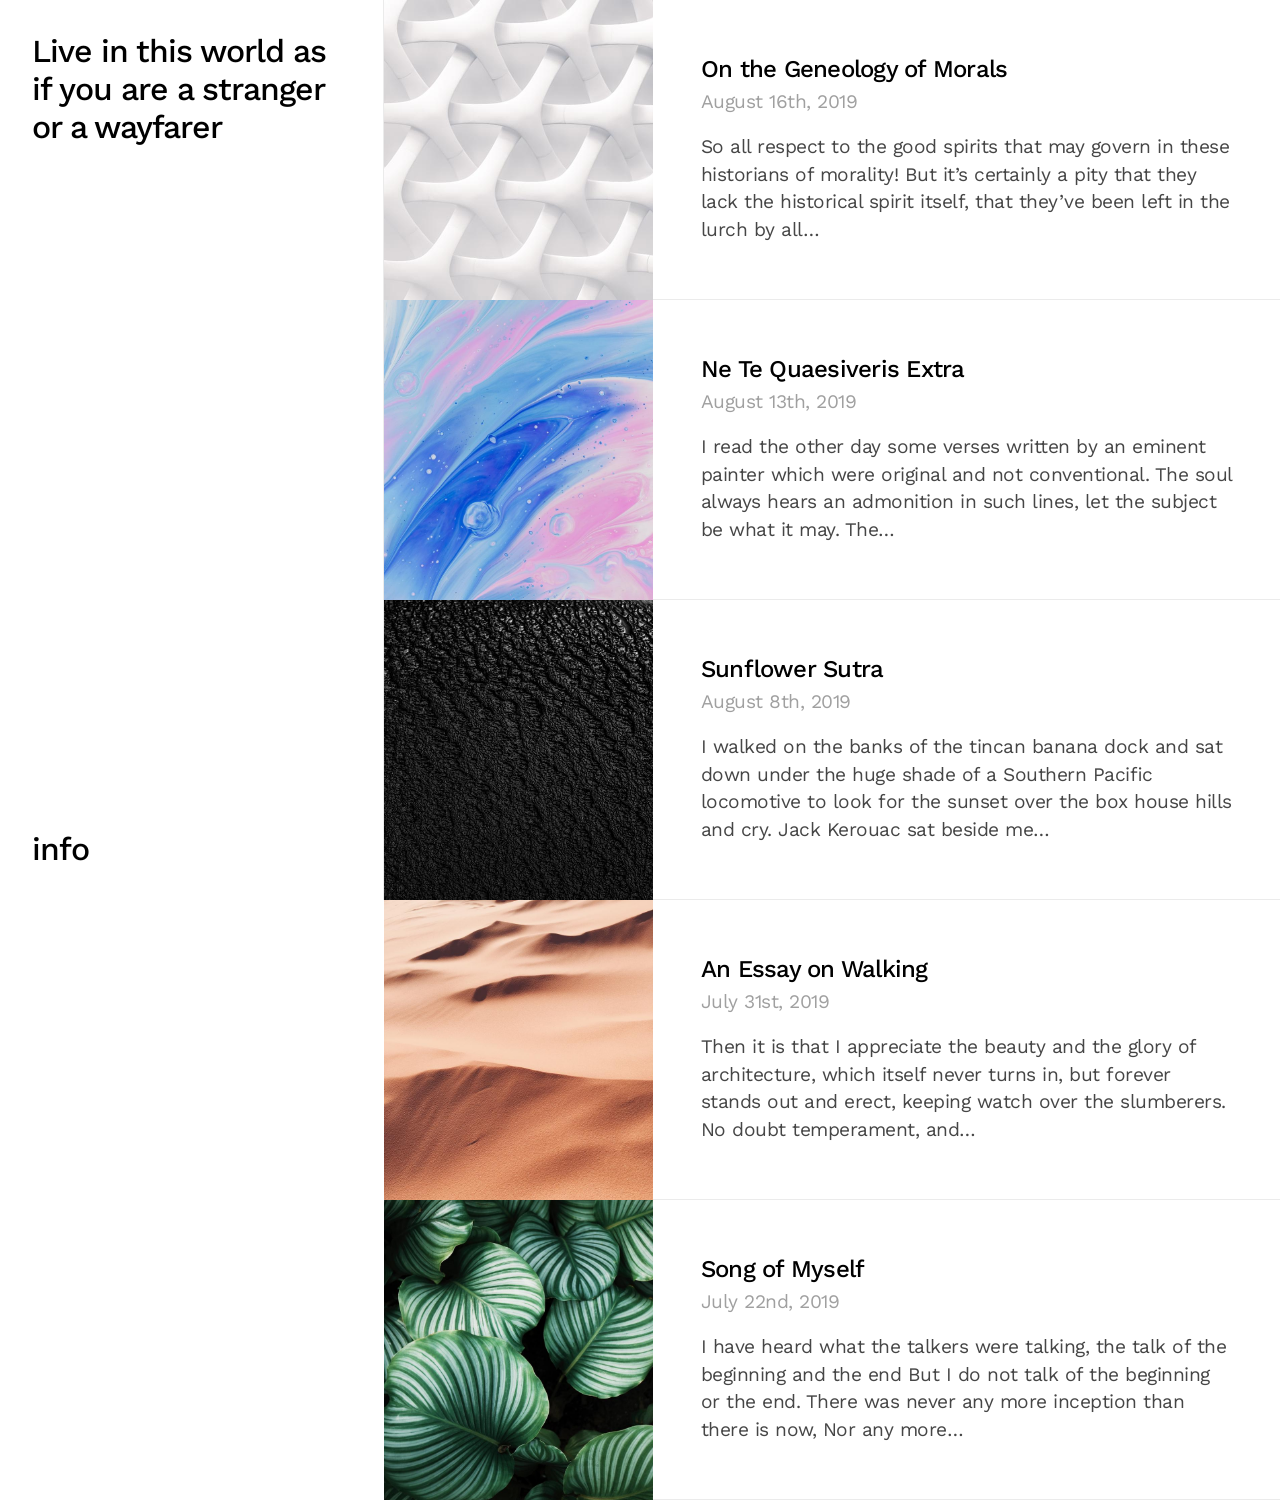
<file: index.html>
<!DOCTYPE html><html lang="en"><head><meta charSet="utf-8"/><meta http-equiv="x-ua-compatible" content="ie=edge"/><meta name="viewport" content="width=device-width, initial-scale=1, shrink-to-fit=no"/><style data-href="/styles.4b6636e536740270b866.css">@import url(https://fonts.googleapis.com/css?family=Work+Sans&display=swap);html{font-family:sans-serif;-ms-text-size-adjust:100%;-webkit-text-size-adjust:100%;font-size:16px}body{margin:0;-webkit-font-smoothing:antialiased;-moz-osx-font-smoothing:grayscale}article,aside,details,figcaption,figure,footer,header,main,menu,nav,section,summary{display:block}audio,canvas,progress,video{display:inline-block}audio:not([controls]){display:none;height:0}progress{vertical-align:baseline}[hidden],template{display:none}a{background-color:transparent;-webkit-text-decoration-skip:objects}a:active,a:hover{outline-width:0}abbr[title]{border-bottom:none;text-decoration:underline;-webkit-text-decoration:underline dotted;text-decoration:underline dotted}b,strong{font-weight:inherit;font-weight:bolder}dfn{font-style:italic}h1{font-size:2em;margin:.67em 0}mark{background-color:#ff0;color:#000}small{font-size:80%}sub,sup{font-size:75%;line-height:0;position:relative;vertical-align:baseline}sub{bottom:-.25em}sup{top:-.5em}img{border-style:none}svg:not(:root){overflow:hidden}code,kbd,pre,samp{font-family:monospace,monospace;font-size:1em}figure{margin:1em 40px}hr{box-sizing:content-box;height:0;overflow:visible}button,input,optgroup,select,textarea{font:inherit;margin:0}optgroup{font-weight:700}button,input{overflow:visible}button,select{text-transform:none}[type=reset],[type=submit],button,html [type=button]{-webkit-appearance:button}[type=button]::-moz-focus-inner,[type=reset]::-moz-focus-inner,[type=submit]::-moz-focus-inner,button::-moz-focus-inner{border-style:none;padding:0}[type=button]:-moz-focusring,[type=reset]:-moz-focusring,[type=submit]:-moz-focusring,button:-moz-focusring{outline:1px dotted ButtonText}fieldset{border:1px solid silver;margin:0 2px;padding:.35em .625em .75em}legend{box-sizing:border-box;color:inherit;display:table;max-width:100%;padding:0;white-space:normal}textarea{overflow:auto}[type=checkbox],[type=radio]{box-sizing:border-box;padding:0}[type=number]::-webkit-inner-spin-button,[type=number]::-webkit-outer-spin-button{height:auto}[type=search]{-webkit-appearance:textfield;outline-offset:-2px}[type=search]::-webkit-search-cancel-button,[type=search]::-webkit-search-decoration{-webkit-appearance:none}::-webkit-input-placeholder{color:inherit;opacity:.54}::-webkit-file-upload-button{-webkit-appearance:button;font:inherit}html{box-sizing:border-box;overflow-y:scroll}*,:after,:before{box-sizing:inherit}body{color:rgba(0,0,0,.8);font-family:Helvetica Neue,sans-serif;font-weight:400;word-wrap:break-word;-webkit-font-kerning:normal;font-kerning:normal;-ms-font-feature-settings:"kern","liga","clig","calt";font-feature-settings:"kern","liga","clig","calt"}img{max-width:100%;padding:0;margin:0 0 1.45rem}h1{font-size:2.25rem}h1,h2{padding:0;margin:0 0 1.45rem;color:inherit;font-family:Helvetica Neue,-apple-system,BlinkMacSystemFont,Segoe UI,Roboto,Oxygen,Ubuntu,Cantarell,Fira Sans,Droid Sans,sans-serif;font-weight:700;text-rendering:optimizeLegibility;line-height:1.1}h2{font-size:1.62671rem}h3{font-family:Helvetica Neue,-apple-system,BlinkMacSystemFont,Segoe UI,Roboto,Oxygen,Ubuntu,Cantarell,Fira Sans,Droid Sans,sans-serif;font-size:1.38316rem}h3,h4{padding:0;margin:0 0 1.45rem;color:inherit;font-weight:700;text-rendering:optimizeLegibility;line-height:1.1}h4{font-family:-apple-system,BlinkMacSystemFont,Segoe UI,Roboto,Oxygen,Ubuntu,Cantarell,Fira Sans,Droid Sans,Helvetica Neue,sans-serif;font-size:1rem}h5{font-size:.85028rem}h5,h6{padding:0;margin:0 0 1.45rem;color:inherit;font-family:Helvetica Neue,-apple-system,BlinkMacSystemFont,Segoe UI,Roboto,Oxygen,Ubuntu,Cantarell,Fira Sans,Droid Sans,sans-serif;font-weight:700;text-rendering:optimizeLegibility;line-height:1.1}h6{font-size:.78405rem}hgroup{padding:0;margin:0 0 1.45rem}ol,ul{padding:0;margin:0 0 1.45rem 1.45rem;list-style-position:outside;list-style-image:none}dd,dl,figure,p{padding:0;margin:0 0 1.45rem}pre{margin:0 0 1.45rem;font-size:.85rem;line-height:1.42;background:rgba(0,0,0,.04);border-radius:3px;overflow:auto;word-wrap:normal;padding:1.45rem}table{font-size:1rem;line-height:1.45rem;border-collapse:collapse;width:100%}fieldset,table{padding:0;margin:0 0 1.45rem}blockquote{padding:0;margin:0 1.45rem 1.45rem}form,iframe,noscript{padding:0;margin:0 0 1.45rem}hr{padding:0;margin:0 0 calc(1.45rem - 1px);background:rgba(0,0,0,.2);border:none;height:1px}address{padding:0;margin:0 0 1.45rem}b,dt,strong,th{font-weight:700}li{margin-bottom:.725rem}ol li,ul li{padding-left:0}li>ol,li>ul{margin-left:1.45rem;margin-bottom:.725rem;margin-top:.725rem}blockquote :last-child,li :last-child,p :last-child{margin-bottom:0}li>p{margin-bottom:.725rem}code,kbd,samp{font-size:.85rem;line-height:1.45rem}abbr,abbr[title],acronym{border-bottom:1px dotted rgba(0,0,0,.5);cursor:help}abbr[title]{text-decoration:none}td,th,thead{text-align:left}td,th{border-bottom:1px solid rgba(0,0,0,.12);font-feature-settings:"tnum";-moz-font-feature-settings:"tnum";-ms-font-feature-settings:"tnum";-webkit-font-feature-settings:"tnum";padding:.725rem .96667rem calc(.725rem - 1px)}td:first-child,th:first-child{padding-left:0}td:last-child,th:last-child{padding-right:0}code,tt{background-color:rgba(0,0,0,.04);border-radius:3px;font-family:SFMono-Regular,Consolas,Roboto Mono,Droid Sans Mono,Liberation Mono,Menlo,Courier,monospace;padding:.2em 0}pre code{background:none;line-height:1.42}code:after,code:before,tt:after,tt:before{letter-spacing:-.2em;content:" "}pre code:after,pre code:before,pre tt:after,pre tt:before{content:""}@media only screen and (max-width:480px){html{font-size:100%}}body{font-family:Work Sans,Helvetica Neue,Helvetica,sans-serif;overflow-x:hidden;color:#000;font-size:16px}a{text-decoration:none;color:inherit}a,a:hover{transition:opacity .2s ease}a:hover{opacity:.5;-webkit-text-decoration-color:inherit;text-decoration-color:inherit}ul{list-style:none;margin:0}h1,h2,h3,h4,h5,h6,p{font-family:Work Sans,Helvetica Neue,Helvetica,sans-serif}h1,h2{font-weight:500}h1{font-size:2rem;letter-spacing:-1px;line-height:1.1875}h2{font-size:1.7rem;letter-spacing:-.75px;line-height:1.2}h3{line-height:1.1875;color:#a0a0a0;font-weight:400}h3,p{font-size:1.2rem;letter-spacing:-.5px}p{line-height:1.5;color:#464646}.gatsby-image-wrapper{width:100%;height:100%;min-height:100%}@media (min-width:1280px){h1{font-size:2rem;letter-spacing:-1px;line-height:1.1875}h2{font-size:1.5rem;letter-spacing:-.75px;line-height:1.1667}h3{letter-spacing:-.5px;line-height:1.1875;color:#a0a0a0;font-weight:400}p{line-height:1.4375}}.header-module--header--nTqsH h1{margin-bottom:0}.header-module--header__nav--1YBPD{padding:1.5rem 1.25rem;border-bottom:1px solid #ebebeb;display:flex;justify-content:space-between;flex-direction:row;align-items:center}.header-module--header__nav--1YBPD img{margin-bottom:0}@media (min-width:768px){.header-module--header--nTqsH{height:100vh;width:30%;position:fixed;left:0;top:0}.header-module--header__nav--1YBPD{padding:2rem;height:100%;border-right:1px solid #ebebeb;border-bottom:none;flex-direction:column;align-items:flex-start}.header-module--header__nav--1YBPD img{margin-bottom:0}}.layout-module--layout--3hAzY{display:flex;flex-direction:column;min-height:100vh}.layout-module--layout--3hAzY.layout-module--info_page--3r_Kf{color:#ebebeb}.layout-module--content--1Y4HW{flex-grow:1}@media (min-width:768px){.layout-module--layout--3hAzY{display:block}.layout-module--content--1Y4HW{flex-grow:none;width:70%;margin-left:30%}}._404-module--not-found__container--1BEsg{width:100%;height:100vh;display:flex;justify-content:center;align-items:center}.bloglist-module--list--2GOEg a:hover{opacity:1}.bloglist-module--list--2GOEg a:hover li .bloglist-module--list__hero--lTLp8 div picture{opacity:.8;transition:opacity .3s ease}.bloglist-module--list--2GOEg .bloglist-module--list__hero--lTLp8{width:100%;height:33vh;overflow:hidden;background-color:#000}.bloglist-module--list--2GOEg .bloglist-module--list__hero--lTLp8 img{-o-object-fit:cover;object-fit:cover;-o-object-position:50% 50%;object-position:50% 50%;min-height:100%}.bloglist-module--list--2GOEg .bloglist-module--list__hero--lTLp8 div picture{opacity:1;transition:opacity .3s ease}.bloglist-module--list--2GOEg .bloglist-module--list__info--NFYym{display:flex;flex-direction:column;justify-content:center;padding:1.5rem 1.25rem;border-bottom:1px solid #ebebeb}.bloglist-module--list--2GOEg .bloglist-module--list__info--NFYym h2,.bloglist-module--list--2GOEg .bloglist-module--list__info--NFYym h3,.bloglist-module--list--2GOEg .bloglist-module--list__info--NFYym p{transform:translateX(0);transition:transform .5s ease-out}.bloglist-module--list--2GOEg li{opacity:inherit;display:flex;justify-content:center;flex-direction:column;min-height:38vh;margin-bottom:0}.bloglist-module--list--2GOEg h2{margin-bottom:.5rem}.bloglist-module--list--2GOEg h3{margin-bottom:1rem}.bloglist-module--list--2GOEg p{max-width:900px}@media (min-width:768px){.bloglist-module--list--2GOEg a:hover{opacity:1}.bloglist-module--list--2GOEg a:hover li div.bloglist-module--list__info--NFYym h2,.bloglist-module--list--2GOEg a:hover li div.bloglist-module--list__info--NFYym h3,.bloglist-module--list--2GOEg a:hover li div.bloglist-module--list__info--NFYym p{transform:translateX(10px);transition:transform .5s ease-out}.bloglist-module--list--2GOEg li{min-height:250px;height:33.333vh;flex-direction:row}.bloglist-module--list--2GOEg .bloglist-module--list__hero--lTLp8{height:100%}.bloglist-module--list--2GOEg .bloglist-module--list__hero--lTLp8 img{min-width:100%;height:100%;width:auto;min-height:0}.bloglist-module--list--2GOEg .bloglist-module--list__info--NFYym{min-width:70%}}@media (min-width:1280px){.bloglist-module--list--2GOEg .bloglist-module--list__info--NFYym{padding:3rem}.bloglist-module--list--2GOEg h3{margin-bottom:1.2rem}}.info-module--info_blurb--DoQ9H{max-width:800px;padding:1.5rem 1.25rem}.info-module--info_blurb--DoQ9H p{color:#ebebeb;font-size:1.4rem}.info-module--info_blurb--DoQ9H h2 div p{margin-bottom:1rem}@media (min-width:768px){.info-module--info_blurb--DoQ9H{padding:2rem}}@media (min-width:1440px){.info-module--info_blurb--DoQ9H{padding:3rem}}.blog-module--blog--3r4FP h1{margin-bottom:.7rem}.blog-module--blog__hero--3M-se{min-height:300px;height:60vh;width:100%;margin:0}.blog-module--blog__hero--3M-se img{margin-bottom:0;-o-object-fit:cover;object-fit:cover}.blog-module--blog__info--1Sdps{padding:1.5rem 1.25rem;width:100%;max-width:768px;margin:0 auto}.blog-module--blog__info--1Sdps h1{margin-bottom:.66rem}.blog-module--blog__info--1Sdps h3{margin-bottom:0}.blog-module--blog__body--quQB6{width:100%;padding:0 1.25rem;margin:0 auto;display:flex;flex-direction:column;justify-content:center}.blog-module--blog__body--quQB6 a{padding-bottom:1.5rem}.blog-module--blog__body--quQB6 :last-child{margin-bottom:0}.blog-module--blog__body--quQB6 h1,.blog-module--blog__body--quQB6 h2,.blog-module--blog__body--quQB6 h3,.blog-module--blog__body--quQB6 h4,.blog-module--blog__body--quQB6 h5,.blog-module--blog__body--quQB6 h6{font-weight:400;padding:1.5rem 1rem;line-height:1.2}.blog-module--blog__body--quQB6 p{color:#464646;font-weight:400}.blog-module--blog__body--quQB6 ul{list-style:initial}.blog-module--blog__body--quQB6 ol,.blog-module--blog__body--quQB6 ul{margin-left:1.25rem;margin-bottom:1.25rem;padding-left:1.45rem}.blog-module--blog__footer--_YBtb{display:flex;justify-content:space-between;align-items:center;padding:1.5rem 1.25rem;width:100%;max-width:800px;margin:0 auto}.blog-module--blog__footer--_YBtb h2{margin-bottom:0}.blog-module--blog__footer--_YBtb a{display:flex;justify-content:space-between;align-items:center}.blog-module--blog__footer--_YBtb a svg{width:20px}@media (min-width:768px){.blog-module--blog--3r4FP{display:flex;flex-direction:column}.blog-module--blog__body--quQB6{max-width:800px;padding:0 2rem}.blog-module--blog__body--quQB6 h1,.blog-module--blog__body--quQB6 h2,.blog-module--blog__body--quQB6 h3,.blog-module--blog__body--quQB6 h4,.blog-module--blog__body--quQB6 h5,.blog-module--blog__body--quQB6 h6{padding:1.5rem}.blog-module--blog__body--quQB6 span{width:100%;margin:1rem auto}.blog-module--blog__body--quQB6 ol,.blog-module--blog__body--quQB6 ul{margin-left:1.5rem;margin-bottom:1.5rem}.blog-module--blog__hero--3M-se{min-height:600px;height:75vh}.blog-module--blog__hero--3M-se img{min-width:100%}.blog-module--blog__info--1Sdps{text-align:center;padding:2rem 0}.blog-module--blog__info--1Sdps h1{max-width:500px;margin:0 auto .66rem}.blog-module--blog__footer--_YBtb{padding:2.25rem}}@media (min-width:1440px){.blog-module--blog__hero--3M-se{height:70vh}.blog-module--blog__info--1Sdps{padding:3rem 0}.blog-module--blog__footer--_YBtb{padding:2rem 2rem 3rem}}</style><meta name="generator" content="Gatsby 2.23.12"/><title data-react-helmet="true">Live in this world as if you are a stranger or a wayfarer</title><meta data-react-helmet="true" name="description" content=""/><link as="script" rel="preload" href="/webpack-runtime-d11d60fbabc96e834e7b.js"/><link as="script" rel="preload" href="/framework-8dcecaaefd71e2213eb2.js"/><link as="script" rel="preload" href="/app-c41681091470995df75c.js"/><link as="script" rel="preload" href="/styles-89fd2ae28bdf06750a71.js"/><link as="script" rel="preload" href="/commons-89ad3d53b37faab69819.js"/><link as="script" rel="preload" href="/bacebdf6d0bf517fa17dd17cb191a4a547a45f91-d661250bc0d39defddf4.js"/><link as="script" rel="preload" href="/component---src-pages-index-js-751afbe41b2342710bff.js"/><link as="fetch" rel="preload" href="/page-data/index/page-data.json" crossorigin="anonymous"/><link as="fetch" rel="preload" href="/page-data/app-data.json" crossorigin="anonymous"/></head><body><div id="___gatsby"><div style="outline:none" tabindex="-1" id="gatsby-focus-wrapper"><section class="layout-module--layout--3hAzY false" style="background-color:inherit"><header class="header-module--header--nTqsH false"><nav class="header-module--header__nav--1YBPD" role="navigation" aria-label="main navigation"><a aria-current="page" class="" href="/"><h1>Live in this world as if you are a stranger or a wayfarer</h1></a><div><h1><a href="/info">info</a></h1></div></nav></header><div class="layout-module--content--1Y4HW"><section><section><ul class="bloglist-module--list--2GOEg"><div><a href="/blog/on-the-geneology-of-morals"><li><div class="bloglist-module--list__hero--lTLp8"><div class=" gatsby-image-wrapper" style="position:relative;overflow:hidden"><div aria-hidden="true" style="width:100%;padding-bottom:75%"></div><img aria-hidden="true" src="[data-uri]" alt="On the Geneology of Morals" style="position:absolute;top:0;left:0;width:100%;height:100%;object-fit:cover;object-position:center;opacity:1;transition-delay:500ms"/><noscript><picture><source srcset="/static/2ba25893e2d0af37d72d43afb32a9635/8850c/jj-ying-7JX0-bfiuxQ-unsplash.jpg 200w,
/static/2ba25893e2d0af37d72d43afb32a9635/da113/jj-ying-7JX0-bfiuxQ-unsplash.jpg 400w,
/static/2ba25893e2d0af37d72d43afb32a9635/f2cbb/jj-ying-7JX0-bfiuxQ-unsplash.jpg 800w,
/static/2ba25893e2d0af37d72d43afb32a9635/c26c2/jj-ying-7JX0-bfiuxQ-unsplash.jpg 1200w,
/static/2ba25893e2d0af37d72d43afb32a9635/9352a/jj-ying-7JX0-bfiuxQ-unsplash.jpg 1600w,
/static/2ba25893e2d0af37d72d43afb32a9635/7f2de/jj-ying-7JX0-bfiuxQ-unsplash.jpg 3905w" sizes="(max-width: 800px) 100vw, 800px" /><img loading="lazy" sizes="(max-width: 800px) 100vw, 800px" srcset="/static/2ba25893e2d0af37d72d43afb32a9635/8850c/jj-ying-7JX0-bfiuxQ-unsplash.jpg 200w,
/static/2ba25893e2d0af37d72d43afb32a9635/da113/jj-ying-7JX0-bfiuxQ-unsplash.jpg 400w,
/static/2ba25893e2d0af37d72d43afb32a9635/f2cbb/jj-ying-7JX0-bfiuxQ-unsplash.jpg 800w,
/static/2ba25893e2d0af37d72d43afb32a9635/c26c2/jj-ying-7JX0-bfiuxQ-unsplash.jpg 1200w,
/static/2ba25893e2d0af37d72d43afb32a9635/9352a/jj-ying-7JX0-bfiuxQ-unsplash.jpg 1600w,
/static/2ba25893e2d0af37d72d43afb32a9635/7f2de/jj-ying-7JX0-bfiuxQ-unsplash.jpg 3905w" src="/static/2ba25893e2d0af37d72d43afb32a9635/f2cbb/jj-ying-7JX0-bfiuxQ-unsplash.jpg" alt="On the Geneology of Morals" style="position:absolute;top:0;left:0;opacity:1;width:100%;height:100%;object-fit:cover;object-position:center"/></picture></noscript></div></div><div class="bloglist-module--list__info--NFYym"><h2>On the Geneology of Morals</h2><h3>August 16th, 2019</h3><p>So all respect to the good spirits that may govern in these historians of morality! But it’s certainly a pity that they lack the historical spirit itself, that they’ve been left in the lurch by all…</p></div></li></a><a href="/blog/ne-te-quaesiveris-extra"><li><div class="bloglist-module--list__hero--lTLp8"><div class=" gatsby-image-wrapper" style="position:relative;overflow:hidden"><div aria-hidden="true" style="width:100%;padding-bottom:150%"></div><img aria-hidden="true" src="[data-uri]" alt="Ne Te Quaesiveris Extra" style="position:absolute;top:0;left:0;width:100%;height:100%;object-fit:cover;object-position:center;opacity:1;transition-delay:500ms"/><noscript><picture><source srcset="/static/f81fb102e30ae37faff213afa5c13b8e/8850c/pawel-czerwinski-8uZPynIu-rQ-unsplash.jpg 200w,
/static/f81fb102e30ae37faff213afa5c13b8e/da113/pawel-czerwinski-8uZPynIu-rQ-unsplash.jpg 400w,
/static/f81fb102e30ae37faff213afa5c13b8e/f2cbb/pawel-czerwinski-8uZPynIu-rQ-unsplash.jpg 800w,
/static/f81fb102e30ae37faff213afa5c13b8e/c26c2/pawel-czerwinski-8uZPynIu-rQ-unsplash.jpg 1200w,
/static/f81fb102e30ae37faff213afa5c13b8e/9352a/pawel-czerwinski-8uZPynIu-rQ-unsplash.jpg 1600w,
/static/f81fb102e30ae37faff213afa5c13b8e/bd4af/pawel-czerwinski-8uZPynIu-rQ-unsplash.jpg 4000w" sizes="(max-width: 800px) 100vw, 800px" /><img loading="lazy" sizes="(max-width: 800px) 100vw, 800px" srcset="/static/f81fb102e30ae37faff213afa5c13b8e/8850c/pawel-czerwinski-8uZPynIu-rQ-unsplash.jpg 200w,
/static/f81fb102e30ae37faff213afa5c13b8e/da113/pawel-czerwinski-8uZPynIu-rQ-unsplash.jpg 400w,
/static/f81fb102e30ae37faff213afa5c13b8e/f2cbb/pawel-czerwinski-8uZPynIu-rQ-unsplash.jpg 800w,
/static/f81fb102e30ae37faff213afa5c13b8e/c26c2/pawel-czerwinski-8uZPynIu-rQ-unsplash.jpg 1200w,
/static/f81fb102e30ae37faff213afa5c13b8e/9352a/pawel-czerwinski-8uZPynIu-rQ-unsplash.jpg 1600w,
/static/f81fb102e30ae37faff213afa5c13b8e/bd4af/pawel-czerwinski-8uZPynIu-rQ-unsplash.jpg 4000w" src="/static/f81fb102e30ae37faff213afa5c13b8e/f2cbb/pawel-czerwinski-8uZPynIu-rQ-unsplash.jpg" alt="Ne Te Quaesiveris Extra" style="position:absolute;top:0;left:0;opacity:1;width:100%;height:100%;object-fit:cover;object-position:center"/></picture></noscript></div></div><div class="bloglist-module--list__info--NFYym"><h2>Ne Te Quaesiveris Extra</h2><h3>August 13th, 2019</h3><p>I read the other day some verses written by an eminent painter which were original and not conventional. The soul always hears an admonition in such lines, let the subject be what it may. The…</p></div></li></a><a href="/blog/sunflower-sutra"><li><div class="bloglist-module--list__hero--lTLp8"><div class=" gatsby-image-wrapper" style="position:relative;overflow:hidden"><div aria-hidden="true" style="width:100%;padding-bottom:66.5%"></div><img aria-hidden="true" src="[data-uri]" alt="Sunflower Sutra" style="position:absolute;top:0;left:0;width:100%;height:100%;object-fit:cover;object-position:center;opacity:1;transition-delay:500ms"/><noscript><picture><source srcset="/static/87e9d034f9f4ab871731339fd61605ba/8850c/adrien-olichon--aOsCcTJXWY-unsplash.jpg 200w,
/static/87e9d034f9f4ab871731339fd61605ba/da113/adrien-olichon--aOsCcTJXWY-unsplash.jpg 400w,
/static/87e9d034f9f4ab871731339fd61605ba/f2cbb/adrien-olichon--aOsCcTJXWY-unsplash.jpg 800w,
/static/87e9d034f9f4ab871731339fd61605ba/c26c2/adrien-olichon--aOsCcTJXWY-unsplash.jpg 1200w,
/static/87e9d034f9f4ab871731339fd61605ba/9352a/adrien-olichon--aOsCcTJXWY-unsplash.jpg 1600w,
/static/87e9d034f9f4ab871731339fd61605ba/d51ff/adrien-olichon--aOsCcTJXWY-unsplash.jpg 6000w" sizes="(max-width: 800px) 100vw, 800px" /><img loading="lazy" sizes="(max-width: 800px) 100vw, 800px" srcset="/static/87e9d034f9f4ab871731339fd61605ba/8850c/adrien-olichon--aOsCcTJXWY-unsplash.jpg 200w,
/static/87e9d034f9f4ab871731339fd61605ba/da113/adrien-olichon--aOsCcTJXWY-unsplash.jpg 400w,
/static/87e9d034f9f4ab871731339fd61605ba/f2cbb/adrien-olichon--aOsCcTJXWY-unsplash.jpg 800w,
/static/87e9d034f9f4ab871731339fd61605ba/c26c2/adrien-olichon--aOsCcTJXWY-unsplash.jpg 1200w,
/static/87e9d034f9f4ab871731339fd61605ba/9352a/adrien-olichon--aOsCcTJXWY-unsplash.jpg 1600w,
/static/87e9d034f9f4ab871731339fd61605ba/d51ff/adrien-olichon--aOsCcTJXWY-unsplash.jpg 6000w" src="/static/87e9d034f9f4ab871731339fd61605ba/f2cbb/adrien-olichon--aOsCcTJXWY-unsplash.jpg" alt="Sunflower Sutra" style="position:absolute;top:0;left:0;opacity:1;width:100%;height:100%;object-fit:cover;object-position:center"/></picture></noscript></div></div><div class="bloglist-module--list__info--NFYym"><h2>Sunflower Sutra</h2><h3>August 8th, 2019</h3><p>I walked on the banks of the tincan banana dock and sat down under the huge shade of a Southern Pacific locomotive to look for the sunset over the box house hills and cry. Jack Kerouac sat beside me…</p></div></li></a><a href="/blog/an-essay-on-walking"><li><div class="bloglist-module--list__hero--lTLp8"><div class=" gatsby-image-wrapper" style="position:relative;overflow:hidden"><div aria-hidden="true" style="width:100%;padding-bottom:125%"></div><img aria-hidden="true" src="[data-uri]" alt="An Essay on Walking" style="position:absolute;top:0;left:0;width:100%;height:100%;object-fit:cover;object-position:center;opacity:1;transition-delay:500ms"/><noscript><picture><source srcset="/static/51e1e4c51408b89901d21c23a424b59e/8850c/heather-shevlin-3B_NrzTjajc-unsplash.jpg 200w,
/static/51e1e4c51408b89901d21c23a424b59e/da113/heather-shevlin-3B_NrzTjajc-unsplash.jpg 400w,
/static/51e1e4c51408b89901d21c23a424b59e/f2cbb/heather-shevlin-3B_NrzTjajc-unsplash.jpg 800w,
/static/51e1e4c51408b89901d21c23a424b59e/c26c2/heather-shevlin-3B_NrzTjajc-unsplash.jpg 1200w,
/static/51e1e4c51408b89901d21c23a424b59e/9352a/heather-shevlin-3B_NrzTjajc-unsplash.jpg 1600w,
/static/51e1e4c51408b89901d21c23a424b59e/89bfe/heather-shevlin-3B_NrzTjajc-unsplash.jpg 3024w" sizes="(max-width: 800px) 100vw, 800px" /><img loading="lazy" sizes="(max-width: 800px) 100vw, 800px" srcset="/static/51e1e4c51408b89901d21c23a424b59e/8850c/heather-shevlin-3B_NrzTjajc-unsplash.jpg 200w,
/static/51e1e4c51408b89901d21c23a424b59e/da113/heather-shevlin-3B_NrzTjajc-unsplash.jpg 400w,
/static/51e1e4c51408b89901d21c23a424b59e/f2cbb/heather-shevlin-3B_NrzTjajc-unsplash.jpg 800w,
/static/51e1e4c51408b89901d21c23a424b59e/c26c2/heather-shevlin-3B_NrzTjajc-unsplash.jpg 1200w,
/static/51e1e4c51408b89901d21c23a424b59e/9352a/heather-shevlin-3B_NrzTjajc-unsplash.jpg 1600w,
/static/51e1e4c51408b89901d21c23a424b59e/89bfe/heather-shevlin-3B_NrzTjajc-unsplash.jpg 3024w" src="/static/51e1e4c51408b89901d21c23a424b59e/f2cbb/heather-shevlin-3B_NrzTjajc-unsplash.jpg" alt="An Essay on Walking" style="position:absolute;top:0;left:0;opacity:1;width:100%;height:100%;object-fit:cover;object-position:center"/></picture></noscript></div></div><div class="bloglist-module--list__info--NFYym"><h2>An Essay on Walking</h2><h3>July 31st, 2019</h3><p>Then it is that I appreciate the beauty and the glory of architecture, which itself never turns in, but forever stands out and erect, keeping watch over the slumberers. No doubt temperament, and…</p></div></li></a><a href="/blog/song-of-myself"><li><div class="bloglist-module--list__hero--lTLp8"><div class=" gatsby-image-wrapper" style="position:relative;overflow:hidden"><div aria-hidden="true" style="width:100%;padding-bottom:150%"></div><img aria-hidden="true" src="[data-uri]" alt="Song of Myself" style="position:absolute;top:0;left:0;width:100%;height:100%;object-fit:cover;object-position:center;opacity:1;transition-delay:500ms"/><noscript><picture><source srcset="/static/082c8ed6431b08ecdaa39f234f700abc/8850c/ren-ran-bBiuSdck8tU-unsplash.jpg 200w,
/static/082c8ed6431b08ecdaa39f234f700abc/da113/ren-ran-bBiuSdck8tU-unsplash.jpg 400w,
/static/082c8ed6431b08ecdaa39f234f700abc/f2cbb/ren-ran-bBiuSdck8tU-unsplash.jpg 800w,
/static/082c8ed6431b08ecdaa39f234f700abc/c26c2/ren-ran-bBiuSdck8tU-unsplash.jpg 1200w,
/static/082c8ed6431b08ecdaa39f234f700abc/9352a/ren-ran-bBiuSdck8tU-unsplash.jpg 1600w,
/static/082c8ed6431b08ecdaa39f234f700abc/794d3/ren-ran-bBiuSdck8tU-unsplash.jpg 3648w" sizes="(max-width: 800px) 100vw, 800px" /><img loading="lazy" sizes="(max-width: 800px) 100vw, 800px" srcset="/static/082c8ed6431b08ecdaa39f234f700abc/8850c/ren-ran-bBiuSdck8tU-unsplash.jpg 200w,
/static/082c8ed6431b08ecdaa39f234f700abc/da113/ren-ran-bBiuSdck8tU-unsplash.jpg 400w,
/static/082c8ed6431b08ecdaa39f234f700abc/f2cbb/ren-ran-bBiuSdck8tU-unsplash.jpg 800w,
/static/082c8ed6431b08ecdaa39f234f700abc/c26c2/ren-ran-bBiuSdck8tU-unsplash.jpg 1200w,
/static/082c8ed6431b08ecdaa39f234f700abc/9352a/ren-ran-bBiuSdck8tU-unsplash.jpg 1600w,
/static/082c8ed6431b08ecdaa39f234f700abc/794d3/ren-ran-bBiuSdck8tU-unsplash.jpg 3648w" src="/static/082c8ed6431b08ecdaa39f234f700abc/f2cbb/ren-ran-bBiuSdck8tU-unsplash.jpg" alt="Song of Myself" style="position:absolute;top:0;left:0;opacity:1;width:100%;height:100%;object-fit:cover;object-position:center"/></picture></noscript></div></div><div class="bloglist-module--list__info--NFYym"><h2>Song of Myself</h2><h3>July 22nd, 2019</h3><p>I have heard what the talkers were talking, the talk of the  beginning and the end But I do not talk of the beginning or the end. There was never any more inception than there is now, Nor any more…</p></div></li></a></div></ul></section></section></div></section></div><div id="gatsby-announcer" style="position:absolute;top:0;width:1px;height:1px;padding:0;overflow:hidden;clip:rect(0, 0, 0, 0);white-space:nowrap;border:0" aria-live="assertive" aria-atomic="true"></div></div><script id="gatsby-script-loader">/*<![CDATA[*/window.pagePath="/";/*]]>*/</script><script id="gatsby-chunk-mapping">/*<![CDATA[*/window.___chunkMapping={"app":["/app-c41681091470995df75c.js"],"component---src-pages-404-js":["/component---src-pages-404-js-0b3a7999729b369103c1.js"],"component---src-pages-index-js":["/component---src-pages-index-js-751afbe41b2342710bff.js"],"component---src-pages-info-js":["/component---src-pages-info-js-a2d85d9579663f147a0c.js"],"component---src-templates-blog-js":["/component---src-templates-blog-js-c821109fb4ebc80c826f.js"]};/*]]>*/</script><script src="/component---src-pages-index-js-751afbe41b2342710bff.js" async=""></script><script src="/bacebdf6d0bf517fa17dd17cb191a4a547a45f91-d661250bc0d39defddf4.js" async=""></script><script src="/commons-89ad3d53b37faab69819.js" async=""></script><script src="/styles-89fd2ae28bdf06750a71.js" async=""></script><script src="/app-c41681091470995df75c.js" async=""></script><script src="/framework-8dcecaaefd71e2213eb2.js" async=""></script><script src="/webpack-runtime-d11d60fbabc96e834e7b.js" async=""></script></body></html>
</file>
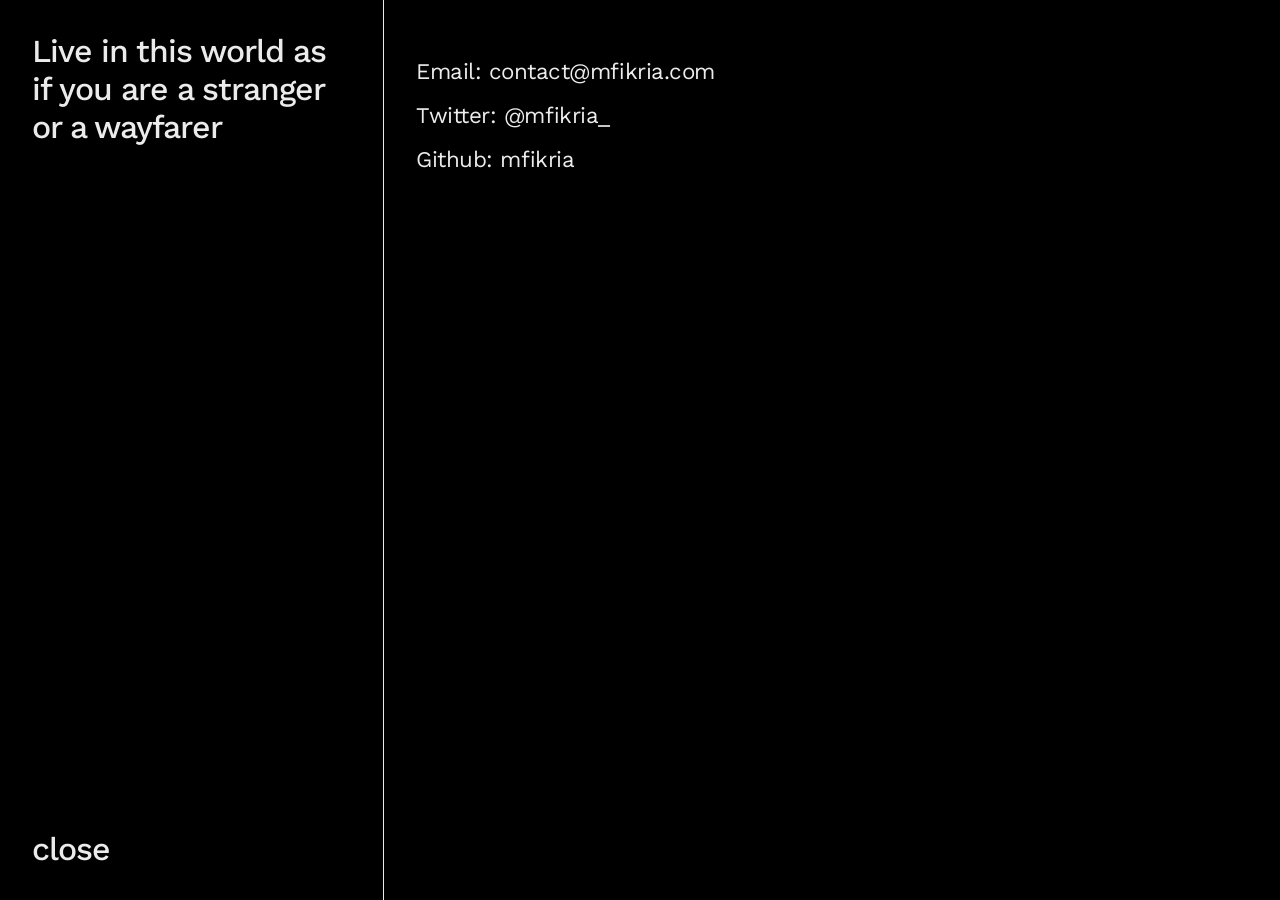
<file: info/index.html>
<!DOCTYPE html><html lang="en"><head><meta charSet="utf-8"/><meta http-equiv="x-ua-compatible" content="ie=edge"/><meta name="viewport" content="width=device-width, initial-scale=1, shrink-to-fit=no"/><style data-href="/styles.4b6636e536740270b866.css">@import url(https://fonts.googleapis.com/css?family=Work+Sans&display=swap);html{font-family:sans-serif;-ms-text-size-adjust:100%;-webkit-text-size-adjust:100%;font-size:16px}body{margin:0;-webkit-font-smoothing:antialiased;-moz-osx-font-smoothing:grayscale}article,aside,details,figcaption,figure,footer,header,main,menu,nav,section,summary{display:block}audio,canvas,progress,video{display:inline-block}audio:not([controls]){display:none;height:0}progress{vertical-align:baseline}[hidden],template{display:none}a{background-color:transparent;-webkit-text-decoration-skip:objects}a:active,a:hover{outline-width:0}abbr[title]{border-bottom:none;text-decoration:underline;-webkit-text-decoration:underline dotted;text-decoration:underline dotted}b,strong{font-weight:inherit;font-weight:bolder}dfn{font-style:italic}h1{font-size:2em;margin:.67em 0}mark{background-color:#ff0;color:#000}small{font-size:80%}sub,sup{font-size:75%;line-height:0;position:relative;vertical-align:baseline}sub{bottom:-.25em}sup{top:-.5em}img{border-style:none}svg:not(:root){overflow:hidden}code,kbd,pre,samp{font-family:monospace,monospace;font-size:1em}figure{margin:1em 40px}hr{box-sizing:content-box;height:0;overflow:visible}button,input,optgroup,select,textarea{font:inherit;margin:0}optgroup{font-weight:700}button,input{overflow:visible}button,select{text-transform:none}[type=reset],[type=submit],button,html [type=button]{-webkit-appearance:button}[type=button]::-moz-focus-inner,[type=reset]::-moz-focus-inner,[type=submit]::-moz-focus-inner,button::-moz-focus-inner{border-style:none;padding:0}[type=button]:-moz-focusring,[type=reset]:-moz-focusring,[type=submit]:-moz-focusring,button:-moz-focusring{outline:1px dotted ButtonText}fieldset{border:1px solid silver;margin:0 2px;padding:.35em .625em .75em}legend{box-sizing:border-box;color:inherit;display:table;max-width:100%;padding:0;white-space:normal}textarea{overflow:auto}[type=checkbox],[type=radio]{box-sizing:border-box;padding:0}[type=number]::-webkit-inner-spin-button,[type=number]::-webkit-outer-spin-button{height:auto}[type=search]{-webkit-appearance:textfield;outline-offset:-2px}[type=search]::-webkit-search-cancel-button,[type=search]::-webkit-search-decoration{-webkit-appearance:none}::-webkit-input-placeholder{color:inherit;opacity:.54}::-webkit-file-upload-button{-webkit-appearance:button;font:inherit}html{box-sizing:border-box;overflow-y:scroll}*,:after,:before{box-sizing:inherit}body{color:rgba(0,0,0,.8);font-family:Helvetica Neue,sans-serif;font-weight:400;word-wrap:break-word;-webkit-font-kerning:normal;font-kerning:normal;-ms-font-feature-settings:"kern","liga","clig","calt";font-feature-settings:"kern","liga","clig","calt"}img{max-width:100%;padding:0;margin:0 0 1.45rem}h1{font-size:2.25rem}h1,h2{padding:0;margin:0 0 1.45rem;color:inherit;font-family:Helvetica Neue,-apple-system,BlinkMacSystemFont,Segoe UI,Roboto,Oxygen,Ubuntu,Cantarell,Fira Sans,Droid Sans,sans-serif;font-weight:700;text-rendering:optimizeLegibility;line-height:1.1}h2{font-size:1.62671rem}h3{font-family:Helvetica Neue,-apple-system,BlinkMacSystemFont,Segoe UI,Roboto,Oxygen,Ubuntu,Cantarell,Fira Sans,Droid Sans,sans-serif;font-size:1.38316rem}h3,h4{padding:0;margin:0 0 1.45rem;color:inherit;font-weight:700;text-rendering:optimizeLegibility;line-height:1.1}h4{font-family:-apple-system,BlinkMacSystemFont,Segoe UI,Roboto,Oxygen,Ubuntu,Cantarell,Fira Sans,Droid Sans,Helvetica Neue,sans-serif;font-size:1rem}h5{font-size:.85028rem}h5,h6{padding:0;margin:0 0 1.45rem;color:inherit;font-family:Helvetica Neue,-apple-system,BlinkMacSystemFont,Segoe UI,Roboto,Oxygen,Ubuntu,Cantarell,Fira Sans,Droid Sans,sans-serif;font-weight:700;text-rendering:optimizeLegibility;line-height:1.1}h6{font-size:.78405rem}hgroup{padding:0;margin:0 0 1.45rem}ol,ul{padding:0;margin:0 0 1.45rem 1.45rem;list-style-position:outside;list-style-image:none}dd,dl,figure,p{padding:0;margin:0 0 1.45rem}pre{margin:0 0 1.45rem;font-size:.85rem;line-height:1.42;background:rgba(0,0,0,.04);border-radius:3px;overflow:auto;word-wrap:normal;padding:1.45rem}table{font-size:1rem;line-height:1.45rem;border-collapse:collapse;width:100%}fieldset,table{padding:0;margin:0 0 1.45rem}blockquote{padding:0;margin:0 1.45rem 1.45rem}form,iframe,noscript{padding:0;margin:0 0 1.45rem}hr{padding:0;margin:0 0 calc(1.45rem - 1px);background:rgba(0,0,0,.2);border:none;height:1px}address{padding:0;margin:0 0 1.45rem}b,dt,strong,th{font-weight:700}li{margin-bottom:.725rem}ol li,ul li{padding-left:0}li>ol,li>ul{margin-left:1.45rem;margin-bottom:.725rem;margin-top:.725rem}blockquote :last-child,li :last-child,p :last-child{margin-bottom:0}li>p{margin-bottom:.725rem}code,kbd,samp{font-size:.85rem;line-height:1.45rem}abbr,abbr[title],acronym{border-bottom:1px dotted rgba(0,0,0,.5);cursor:help}abbr[title]{text-decoration:none}td,th,thead{text-align:left}td,th{border-bottom:1px solid rgba(0,0,0,.12);font-feature-settings:"tnum";-moz-font-feature-settings:"tnum";-ms-font-feature-settings:"tnum";-webkit-font-feature-settings:"tnum";padding:.725rem .96667rem calc(.725rem - 1px)}td:first-child,th:first-child{padding-left:0}td:last-child,th:last-child{padding-right:0}code,tt{background-color:rgba(0,0,0,.04);border-radius:3px;font-family:SFMono-Regular,Consolas,Roboto Mono,Droid Sans Mono,Liberation Mono,Menlo,Courier,monospace;padding:.2em 0}pre code{background:none;line-height:1.42}code:after,code:before,tt:after,tt:before{letter-spacing:-.2em;content:" "}pre code:after,pre code:before,pre tt:after,pre tt:before{content:""}@media only screen and (max-width:480px){html{font-size:100%}}body{font-family:Work Sans,Helvetica Neue,Helvetica,sans-serif;overflow-x:hidden;color:#000;font-size:16px}a{text-decoration:none;color:inherit}a,a:hover{transition:opacity .2s ease}a:hover{opacity:.5;-webkit-text-decoration-color:inherit;text-decoration-color:inherit}ul{list-style:none;margin:0}h1,h2,h3,h4,h5,h6,p{font-family:Work Sans,Helvetica Neue,Helvetica,sans-serif}h1,h2{font-weight:500}h1{font-size:2rem;letter-spacing:-1px;line-height:1.1875}h2{font-size:1.7rem;letter-spacing:-.75px;line-height:1.2}h3{line-height:1.1875;color:#a0a0a0;font-weight:400}h3,p{font-size:1.2rem;letter-spacing:-.5px}p{line-height:1.5;color:#464646}.gatsby-image-wrapper{width:100%;height:100%;min-height:100%}@media (min-width:1280px){h1{font-size:2rem;letter-spacing:-1px;line-height:1.1875}h2{font-size:1.5rem;letter-spacing:-.75px;line-height:1.1667}h3{letter-spacing:-.5px;line-height:1.1875;color:#a0a0a0;font-weight:400}p{line-height:1.4375}}.header-module--header--nTqsH h1{margin-bottom:0}.header-module--header__nav--1YBPD{padding:1.5rem 1.25rem;border-bottom:1px solid #ebebeb;display:flex;justify-content:space-between;flex-direction:row;align-items:center}.header-module--header__nav--1YBPD img{margin-bottom:0}@media (min-width:768px){.header-module--header--nTqsH{height:100vh;width:30%;position:fixed;left:0;top:0}.header-module--header__nav--1YBPD{padding:2rem;height:100%;border-right:1px solid #ebebeb;border-bottom:none;flex-direction:column;align-items:flex-start}.header-module--header__nav--1YBPD img{margin-bottom:0}}.layout-module--layout--3hAzY{display:flex;flex-direction:column;min-height:100vh}.layout-module--layout--3hAzY.layout-module--info_page--3r_Kf{color:#ebebeb}.layout-module--content--1Y4HW{flex-grow:1}@media (min-width:768px){.layout-module--layout--3hAzY{display:block}.layout-module--content--1Y4HW{flex-grow:none;width:70%;margin-left:30%}}._404-module--not-found__container--1BEsg{width:100%;height:100vh;display:flex;justify-content:center;align-items:center}.bloglist-module--list--2GOEg a:hover{opacity:1}.bloglist-module--list--2GOEg a:hover li .bloglist-module--list__hero--lTLp8 div picture{opacity:.8;transition:opacity .3s ease}.bloglist-module--list--2GOEg .bloglist-module--list__hero--lTLp8{width:100%;height:33vh;overflow:hidden;background-color:#000}.bloglist-module--list--2GOEg .bloglist-module--list__hero--lTLp8 img{-o-object-fit:cover;object-fit:cover;-o-object-position:50% 50%;object-position:50% 50%;min-height:100%}.bloglist-module--list--2GOEg .bloglist-module--list__hero--lTLp8 div picture{opacity:1;transition:opacity .3s ease}.bloglist-module--list--2GOEg .bloglist-module--list__info--NFYym{display:flex;flex-direction:column;justify-content:center;padding:1.5rem 1.25rem;border-bottom:1px solid #ebebeb}.bloglist-module--list--2GOEg .bloglist-module--list__info--NFYym h2,.bloglist-module--list--2GOEg .bloglist-module--list__info--NFYym h3,.bloglist-module--list--2GOEg .bloglist-module--list__info--NFYym p{transform:translateX(0);transition:transform .5s ease-out}.bloglist-module--list--2GOEg li{opacity:inherit;display:flex;justify-content:center;flex-direction:column;min-height:38vh;margin-bottom:0}.bloglist-module--list--2GOEg h2{margin-bottom:.5rem}.bloglist-module--list--2GOEg h3{margin-bottom:1rem}.bloglist-module--list--2GOEg p{max-width:900px}@media (min-width:768px){.bloglist-module--list--2GOEg a:hover{opacity:1}.bloglist-module--list--2GOEg a:hover li div.bloglist-module--list__info--NFYym h2,.bloglist-module--list--2GOEg a:hover li div.bloglist-module--list__info--NFYym h3,.bloglist-module--list--2GOEg a:hover li div.bloglist-module--list__info--NFYym p{transform:translateX(10px);transition:transform .5s ease-out}.bloglist-module--list--2GOEg li{min-height:250px;height:33.333vh;flex-direction:row}.bloglist-module--list--2GOEg .bloglist-module--list__hero--lTLp8{height:100%}.bloglist-module--list--2GOEg .bloglist-module--list__hero--lTLp8 img{min-width:100%;height:100%;width:auto;min-height:0}.bloglist-module--list--2GOEg .bloglist-module--list__info--NFYym{min-width:70%}}@media (min-width:1280px){.bloglist-module--list--2GOEg .bloglist-module--list__info--NFYym{padding:3rem}.bloglist-module--list--2GOEg h3{margin-bottom:1.2rem}}.info-module--info_blurb--DoQ9H{max-width:800px;padding:1.5rem 1.25rem}.info-module--info_blurb--DoQ9H p{color:#ebebeb;font-size:1.4rem}.info-module--info_blurb--DoQ9H h2 div p{margin-bottom:1rem}@media (min-width:768px){.info-module--info_blurb--DoQ9H{padding:2rem}}@media (min-width:1440px){.info-module--info_blurb--DoQ9H{padding:3rem}}.blog-module--blog--3r4FP h1{margin-bottom:.7rem}.blog-module--blog__hero--3M-se{min-height:300px;height:60vh;width:100%;margin:0}.blog-module--blog__hero--3M-se img{margin-bottom:0;-o-object-fit:cover;object-fit:cover}.blog-module--blog__info--1Sdps{padding:1.5rem 1.25rem;width:100%;max-width:768px;margin:0 auto}.blog-module--blog__info--1Sdps h1{margin-bottom:.66rem}.blog-module--blog__info--1Sdps h3{margin-bottom:0}.blog-module--blog__body--quQB6{width:100%;padding:0 1.25rem;margin:0 auto;display:flex;flex-direction:column;justify-content:center}.blog-module--blog__body--quQB6 a{padding-bottom:1.5rem}.blog-module--blog__body--quQB6 :last-child{margin-bottom:0}.blog-module--blog__body--quQB6 h1,.blog-module--blog__body--quQB6 h2,.blog-module--blog__body--quQB6 h3,.blog-module--blog__body--quQB6 h4,.blog-module--blog__body--quQB6 h5,.blog-module--blog__body--quQB6 h6{font-weight:400;padding:1.5rem 1rem;line-height:1.2}.blog-module--blog__body--quQB6 p{color:#464646;font-weight:400}.blog-module--blog__body--quQB6 ul{list-style:initial}.blog-module--blog__body--quQB6 ol,.blog-module--blog__body--quQB6 ul{margin-left:1.25rem;margin-bottom:1.25rem;padding-left:1.45rem}.blog-module--blog__footer--_YBtb{display:flex;justify-content:space-between;align-items:center;padding:1.5rem 1.25rem;width:100%;max-width:800px;margin:0 auto}.blog-module--blog__footer--_YBtb h2{margin-bottom:0}.blog-module--blog__footer--_YBtb a{display:flex;justify-content:space-between;align-items:center}.blog-module--blog__footer--_YBtb a svg{width:20px}@media (min-width:768px){.blog-module--blog--3r4FP{display:flex;flex-direction:column}.blog-module--blog__body--quQB6{max-width:800px;padding:0 2rem}.blog-module--blog__body--quQB6 h1,.blog-module--blog__body--quQB6 h2,.blog-module--blog__body--quQB6 h3,.blog-module--blog__body--quQB6 h4,.blog-module--blog__body--quQB6 h5,.blog-module--blog__body--quQB6 h6{padding:1.5rem}.blog-module--blog__body--quQB6 span{width:100%;margin:1rem auto}.blog-module--blog__body--quQB6 ol,.blog-module--blog__body--quQB6 ul{margin-left:1.5rem;margin-bottom:1.5rem}.blog-module--blog__hero--3M-se{min-height:600px;height:75vh}.blog-module--blog__hero--3M-se img{min-width:100%}.blog-module--blog__info--1Sdps{text-align:center;padding:2rem 0}.blog-module--blog__info--1Sdps h1{max-width:500px;margin:0 auto .66rem}.blog-module--blog__footer--_YBtb{padding:2.25rem}}@media (min-width:1440px){.blog-module--blog__hero--3M-se{height:70vh}.blog-module--blog__info--1Sdps{padding:3rem 0}.blog-module--blog__footer--_YBtb{padding:2rem 2rem 3rem}}</style><meta name="generator" content="Gatsby 2.23.12"/><title data-react-helmet="true">Live in this world as if you are a stranger or a wayfarer</title><meta data-react-helmet="true" name="description" content=""/><link as="script" rel="preload" href="/webpack-runtime-d11d60fbabc96e834e7b.js"/><link as="script" rel="preload" href="/framework-8dcecaaefd71e2213eb2.js"/><link as="script" rel="preload" href="/app-c41681091470995df75c.js"/><link as="script" rel="preload" href="/styles-89fd2ae28bdf06750a71.js"/><link as="script" rel="preload" href="/commons-89ad3d53b37faab69819.js"/><link as="script" rel="preload" href="/component---src-pages-info-js-a2d85d9579663f147a0c.js"/><link as="fetch" rel="preload" href="/page-data/info/page-data.json" crossorigin="anonymous"/><link as="fetch" rel="preload" href="/page-data/app-data.json" crossorigin="anonymous"/></head><body><div id="___gatsby"><div style="outline:none" tabindex="-1" id="gatsby-focus-wrapper"><section class="layout-module--layout--3hAzY layout-module--info_page--3r_Kf" style="background-color:#000000"><header class="header-module--header--nTqsH undefined"><nav class="header-module--header__nav--1YBPD" role="navigation" aria-label="main navigation"><a href="/"><h1>Live in this world as if you are a stranger or a wayfarer</h1></a><div><h1><a href="/">close</a></h1></div></nav></header><div class="layout-module--content--1Y4HW"><section class="info-module--info_blurb--DoQ9H"><h2><div><p></p></div><div><p></p></div></h2><ul><li><p><a href="mailto:contact@mfikria.com">Email: <!-- -->contact@mfikria.com</a></p></li><li><p><a href="https://twitter.com/mfikria_">Twitter: @<!-- -->mfikria_</a></p></li><li><p><a href="https://github.com/mfikria">Github: <!-- -->mfikria</a></p></li></ul></section></div></section></div><div id="gatsby-announcer" style="position:absolute;top:0;width:1px;height:1px;padding:0;overflow:hidden;clip:rect(0, 0, 0, 0);white-space:nowrap;border:0" aria-live="assertive" aria-atomic="true"></div></div><script id="gatsby-script-loader">/*<![CDATA[*/window.pagePath="/info/";/*]]>*/</script><script id="gatsby-chunk-mapping">/*<![CDATA[*/window.___chunkMapping={"app":["/app-c41681091470995df75c.js"],"component---src-pages-404-js":["/component---src-pages-404-js-0b3a7999729b369103c1.js"],"component---src-pages-index-js":["/component---src-pages-index-js-751afbe41b2342710bff.js"],"component---src-pages-info-js":["/component---src-pages-info-js-a2d85d9579663f147a0c.js"],"component---src-templates-blog-js":["/component---src-templates-blog-js-c821109fb4ebc80c826f.js"]};/*]]>*/</script><script src="/component---src-pages-info-js-a2d85d9579663f147a0c.js" async=""></script><script src="/commons-89ad3d53b37faab69819.js" async=""></script><script src="/styles-89fd2ae28bdf06750a71.js" async=""></script><script src="/app-c41681091470995df75c.js" async=""></script><script src="/framework-8dcecaaefd71e2213eb2.js" async=""></script><script src="/webpack-runtime-d11d60fbabc96e834e7b.js" async=""></script></body></html>
</file>
